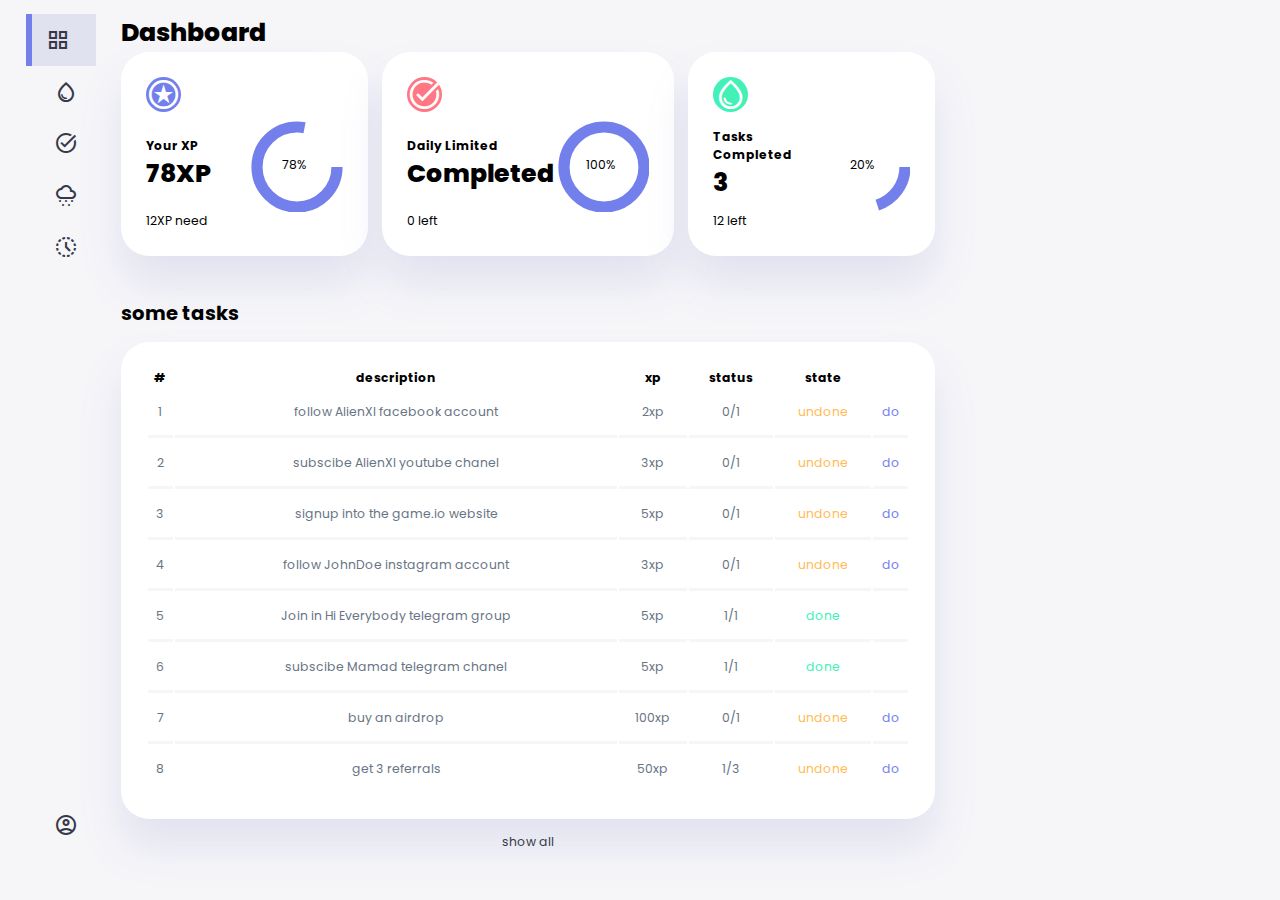
<file: Public/index.html>
<!DOCTYPE html>
<html lang="en">
<head>
    <meta charset="UTF-8">
    <meta http-equiv="X-UA-Compatible" content="IE=edge">
    <meta name="viewport" content="width=device-width, initial-scale=1.0">
    <link rel="stylesheet" href="./styles/style.css">
    <!-- material icons -->
    <link href="https://fonts.googleapis.com/icon?family=Material+Symbols+Sharp" rel="stylesheet">
    <title>FreeCoin - this website is not work</title>
</head>
<body>
    <div class="grid-container">
        <!-- left side bar -->
        <aside>
            <div class="top">
                <div class="logo">
                    <img src="./images/us-dollar-coin-color.svg" alt="FreeCoin">
                    <h1>Free <span class="danger">Coin</span></h1>
                </div>
                <span class="material-symbols-sharp">close</span>
            </div>
            <div class="sidebar">
                <a href="#" class="aside-item active">
                    <span class="material-symbols-sharp">grid_view</span>
                    <h2>Dashboard</h2>
                </a>
                <a href="#" class="aside-item">
                    <span class="material-symbols-sharp">water_drop</span>
                    <h2>limited</h2>
                </a>
                <a href="#" class="aside-item">
                    <span class="material-symbols-sharp">task_alt</span>
                    <h2>Tasks</h2>
                </a>
                <a href="#" class="aside-item">
                    <span class="material-symbols-sharp">cloudy_snowing</span>
                    <h2>AirDrops</h2>
                </a>
                <a href="#" class="aside-item">
                    <span class="material-symbols-sharp">history_toggle_off</span>
                    <h2>History</h2>
                </a>
                <a href="#" class="aside-item">
                    <span class="material-symbols-sharp">Account_circle</span>
                    <h2>Account</h2>
                </a>
            </div>
        </aside>
        <!-- end left side bar -->
        <!-- main content -->
        <main>
            <h1>Dashboard</h1>
            <!------------- start progress cards ------------>
            <section class="progrss-cards-container">
                <!-- card for show level of user -->
                <div class="card lvl-card">
                    <div class="top">
                        <span class="material-symbols-sharp">
                            stars
                        </span>
                    </div>     
                    <div class="middle">
                        <div class="left">
                            <h3>Your XP</h3>
                            <h1>78XP</h1>
                        </div>
                        <div class="right">
                            <svg height="100" width="100">
                                <circle cx="50" cy="50" r="40"stroke-dasharray="251" stroke-dashoffset="55.22" />
                            </svg>
                            <span>78%</span>
                        </div>
                    </div>
                    <div class="bottom">
                        <div class="muted-text">12XP need</div>
                    </div>
                </div>
                <!-- card for show Tasks completed -->
                <div class="card limited-card">
                    <div class="top">
                        <span class="material-symbols-sharp">task_alt</span>
                    </div>     
                    <div class="middle">
                        <div class="left">
                            <h3>Daily Limited</h3>
                            <h1>Completed</h1>
                        </div>
                        <div class="right">
                            <svg height="100" width="100">
                                <circle cx="50" cy="50" r="40"stroke-dasharray="251" stroke-dashoffset="0"/>
                            </svg>
                            <span>100%</span>
                        </div>
                    </div>
                    <div class="bottom">
                        <div class="muted-text">0 left</div>
                    </div>
                </div>
                <!-- card for show limited completed -->
                <div class="card tasks-card">
                    <div class="top">
                        <span class="material-symbols-sharp">water_drop</span>
                    </div>     
                    <div class="middle">
                        <div class="left">
                            <h3>Tasks Completed</h3>
                            <h1>3</h1>
                        </div>
                        <div class="right">
                            <svg height="100" width="100">
                                <circle cx="50" cy="50" r="40" stroke-dasharray="251" stroke-dashoffset="200.8" />
                            </svg>
                            <span>20%</span>
                        </div>
                    </div>
                    <div class="bottom">
                        <div class="muted-text">12 left</div>
                    </div>
                </div>
            </section>
            <!------------- End progress cards ------------>
            <section class="show-tasks">
                <h2>some tasks</h2>
                <!------------------------------- table for show some tasks --------------------->
                <table>
                    <thead>
                        <tr>
                            <th>#</th>
                            <th>description</th>
                            <th>xp</th>
                            <th>status</th>
                            <th>state</th>
                            <th></th>
                        </tr>
                    </thead>
                    <tbody>
                        <tr>
                            <td>1</td>
                            <td>follow AlienXI facebook account</td>
                            <td>2xp</td>
                            <td id="taskStatus">0/1</td>
                            <td id="taskState-undone">undone</td>
                            <td>
                            <a href="#" class="primary">do</a>
                            </td>
                        </tr>
                        <tr>
                            <td>2</td>
                            <td>subscibe AlienXI youtube chanel</td>
                            <td>3xp</td>
                            <td id="taskStatus">0/1</td>
                            <td id="taskState-undone">undone</td>
                            <td>
                            <a href="#" class="primary">do</a>
                            </td>
                        </tr>
                        <tr>
                            <td>3</td>
                            <td>signup into the game.io website</td>
                            <td>5xp</td>
                            <td id="taskStatus">0/1</td>
                            <td id="taskState-undone">undone</td>
                            <td>
                            <a href="#" class="primary">do</a>
                            </td>
                        </tr>
                        <tr>
                            <td>4</td>
                            <td>follow JohnDoe instagram account</td>
                            <td>3xp</td>
                            <td id="taskStatus">0/1</td>
                            <td id="taskState-undone">undone</td>
                            <td>
                            <a href="#" class="primary">do</a>
                            </td>
                        </tr>
                        <tr>
                            <td>5</td>
                            <td>Join in Hi Everybody telegram group</td>
                            <td>5xp</td>
                            <td id="taskStatus">1/1</td>
                            <td id="taskState-done">done</td>
                            <td>
                            </td>
                        </tr>
                        <tr>
                            <td>6</td>
                            <td>subscibe Mamad telegram chanel</td>
                            <td>5xp</td>
                            <td id="taskStatus">1/1</td>
                            <td id="taskState-done">done</td>
                            <td>
                            </td>
                        </tr>
                        <tr>
                            <td>7</td>
                            <td>buy an airdrop</td>
                            <td>100xp</td>
                            <td id="taskStatus">0/1</td>
                            <td id="taskState-undone">undone</td>
                            <td>
                            <a href="#" class="primary">do</a>
                            </td>
                        </tr>
                        <tr>
                            <td>8</td>
                            <td>get 3 referrals</td>
                            <td>50xp</td>
                            <td id="taskStatus">1/3</td>
                            <td id="taskState-undone">undone</td>
                            <td>
                            <a href="#" class="primary">do</a>
                            </td>
                        </tr>
                    </tbody>
                </table>
                <div class="bottom">
                    <a href="#">show all</a>
                </div>
                <!------------------------------- End table for show some tasks --------------------->
            </section>
        </main>
    </div>
</body>
</html>
</file>
<file: Public/styles/style.css>
@import url("https://fonts.googleapis.com/css2?family=Poppins:wght@300;400;500;600;700;800&display=swap");
a {
  color: #363949;
}

img {
  display: block;
  width: 100%;
}

h1 {
  font-weight: 800;
  font-size: 1.8rem;
}

h2 {
  font-size: 1.4rem;
}

h3 {
  font-size: 0.87rem;
}

h4 {
  font-size: 0.8rem;
}

h5 {
  font-size: 0.77rem;
}

small {
  font-size: 0.75rem;
}

.profile-photo {
  width: 2.8rem;
  height: 2.8rem;
  border-radius: 50%;
  overflow: hidden;
}

.text-muted {
  color: #7d8da1;
}

p {
  color: #677483;
}

span.bold {
  color: #363949;
}

.primary {
  color: #7380ec;
}

.danger {
  color: #ff7782;
}

.success {
  color: #41f1b6;
}

.warning {
  color: #ffbb55;
}

.text-link {
  color: #7380ec;
  transition: all 0.5s;
  font-weight: 900;
}
.text-link:hover {
  color: #363949;
}

.big-link {
  font-size: 1.5rem;
  transition: all 0.5s;
}
.big-link:hover {
  color: #7380ec;
}

* {
  margin: 0;
  padding: 0;
  box-sizing: border-box;
  outline: 0;
  appearance: none;
  border: 0;
  list-style: none;
  text-decoration: none;
}

html {
  font-size: 14px;
}

body {
  width: 100vw;
  height: 100vh;
  font-family: poppins, sans-serif;
  font-size: 0.88rem;
  background-color: #f6f6f9;
  overflow-x: hidden;
}

.grid-container {
  display: grid;
  width: 96%;
  height: 100%;
  margin: 0 auto;
  gap: 1.8rem;
  grid-template-columns: 18rem auto 23rem;
}
.grid-container aside {
  width: 100%;
  height: 100%;
}
.grid-container aside .top {
  display: flex;
  justify-content: space-between;
  align-items: center;
  margin: 1rem 0;
}
.grid-container aside .top .logo {
  display: flex;
}
.grid-container aside .top img {
  width: 2.7rem;
  margin-right: 5px;
}
.grid-container aside .top > span {
  display: none;
}
.grid-container aside .sidebar > a {
  display: flex;
  align-items: center;
  margin-left: 2rem;
  gap: 1rem;
  height: 3.7rem;
  transition: all 0.5s ease-in-out;
}
.grid-container aside .sidebar > a:hover {
  transform: translateX(3rem);
  color: #7380ec;
}
.grid-container aside .sidebar > a.active {
  margin-left: 0;
  background-color: rgba(132, 139, 200, 0.18);
}
.grid-container aside .sidebar > a.active::before {
  content: "";
  width: 6px;
  height: 100%;
  background-color: #7380ec;
}
.grid-container aside .sidebar > a:last-child {
  position: absolute;
  bottom: 3.5rem;
}
.grid-container main {
  margin-top: 1rem;
}
.grid-container main .progrss-cards-container {
  display: grid;
  grid-template-columns: repeat(3, 1fr);
  gap: 1rem;
}
.grid-container main .progrss-cards-container .card {
  background-color: #fff;
  border-radius: 2rem;
  box-shadow: 0 2rem 3rem rgba(132, 139, 200, 0.18);
  padding: 1.8rem;
  transition: all 0.5s;
}
.grid-container main .progrss-cards-container .card .top span {
  font-size: 2.5rem;
  color: #fff;
  border-radius: 50%;
}
.grid-container main .progrss-cards-container .card .middle {
  display: flex;
  align-items: center;
  justify-content: space-between;
}
.grid-container main .progrss-cards-container .card .middle .right {
  display: flex;
  justify-content: center;
  align-items: center;
  position: relative;
}
.grid-container main .progrss-cards-container .card .middle .right span {
  position: absolute;
}
.grid-container main .progrss-cards-container .card .middle .right svg {
  height: 6.8rem;
  width: 6.8rem;
}
.grid-container main .progrss-cards-container .card .middle .right svg circle {
  stroke: #7380ec;
  stroke-width: 0.8rem;
  fill: none;
}
.grid-container main .progrss-cards-container .card:hover {
  box-shadow: none;
}
.grid-container main .progrss-cards-container .card.lvl-card .top span {
  background-color: #7380ec;
}
.grid-container main .progrss-cards-container .card.limited-card .top span {
  background-color: #ff7782;
}
.grid-container main .progrss-cards-container .card.tasks-card .top span {
  background-color: #41f1b6;
}
.grid-container main .show-tasks {
  margin-top: 3rem;
}
.grid-container main .show-tasks table {
  margin-top: 1rem;
  background-color: #fff;
  border-radius: 2rem;
  box-shadow: 0 2rem 3rem rgba(132, 139, 200, 0.18);
  padding: 1.8rem;
  width: 100%;
  text-align: center;
}
.grid-container main .show-tasks table tbody tr td {
  color: #677483;
  padding: 1rem 0;
  border-bottom: 3px solid #f6f6f9;
}
.grid-container main .show-tasks table tbody tr td#taskState-undone {
  color: #ffbb55;
}
.grid-container main .show-tasks table tbody tr td#taskState-done {
  color: #41f1b6;
}
.grid-container main .show-tasks table tbody tr:last-child td {
  border-bottom: none;
}
.grid-container main .show-tasks .bottom {
  margin-top: 1rem;
  text-align: center;
}
.grid-container .right-sidebar {
  margin-top: 1rem;
}
.grid-container .right-sidebar .top {
  display: flex;
  align-items: center;
  justify-content: space-between;
}
.grid-container .right-sidebar .top #right-menu-btn {
  display: none;
}
.grid-container .right-sidebar .top .theme-toggler {
  display: flex;
  align-items: center;
  gap: 0.2rem;
  background-color: rgba(132, 139, 200, 0.18);
  border-radius: 0.4rem;
  cursor: pointer;
}
.grid-container .right-sidebar .top .theme-toggler .active {
  background-color: #7380ec;
  color: #fff;
  border-radius: 0.4rem;
}
.grid-container .right-sidebar .top .user-information {
  display: flex;
  gap: 0.5rem;
  align-items: center;
}
.grid-container .right-sidebar .top .user-information .right span {
  font-size: xx-large;
}
.grid-container .right-sidebar .recent-exchanges {
  margin-top: 1rem;
}
.grid-container .right-sidebar .recent-exchanges .exchanges-box {
  margin-top: 1rem;
  display: flex;
  flex-direction: column;
  gap: 1rem;
  background-color: white;
  border-radius: 2rem;
  padding: 1.8rem;
}
.grid-container .right-sidebar .recent-exchanges .exchanges-box .exchange-info {
  display: flex;
  justify-content: space-evenly;
  align-items: center;
}
.grid-container .right-sidebar .best-airdrops {
  margin-top: 2rem;
}
.grid-container .right-sidebar .best-airdrops .best-airdrops-box {
  margin-top: 1rem;
}
.grid-container .right-sidebar .best-airdrops .best-airdrops-box .airdrop-info {
  display: flex;
  align-items: center;
  justify-content: space-between;
  margin: 1rem 0;
  background-color: #fff;
  padding: 1.2rem;
  border-radius: 0.8rem;
  box-shadow: 0 2rem 3rem rgba(132, 139, 200, 0.18);
  transition: all 0.5s;
}
.grid-container .right-sidebar .best-airdrops .best-airdrops-box .airdrop-info #holders-number {
  position: relative;
}
.grid-container .right-sidebar .best-airdrops .best-airdrops-box .airdrop-info #holders-number > span {
  position: absolute;
  font-size: large;
}
.grid-container .right-sidebar .best-airdrops .best-airdrops-box .airdrop-info:hover {
  box-shadow: none;
}
.grid-container .right-sidebar .best-airdrops .bottom {
  text-align: center;
}

@media screen and (max-width: 1450px) {
  .grid-container {
    grid-template-columns: 5rem auto 21rem;
  }
  .grid-container aside .top {
    display: none;
  }
  .grid-container aside .sidebar {
    margin-top: 1rem;
  }
  .grid-container aside .sidebar a h2 {
    display: none;
  }
  .grid-container aside .sidebar a:hover {
    transform: translateX(0);
  }
}
@media screen and (max-width: 1200px) {
  .grid-container aside .sidebar {
    position: fixed;
  }
  .grid-container aside .sidebar a:last-child {
    position: static;
  }
  .grid-container main .progrss-cards-container {
    grid-template-columns: 1fr;
  }
  .grid-container main .show-tasks table thead th:first-child {
    display: none;
  }
  .grid-container main .show-tasks table tbody td:first-child {
    display: none;
  }
}
@media screen and (max-width: 900px) {
  .grid-container {
    grid-template-columns: 1fr;
  }
  .grid-container aside {
    transform: translateX(-100%);
  }
  .grid-container .right-sidebar .top {
    position: fixed;
    top: 0;
    left: 0;
    width: 100%;
    justify-content: space-between;
    background-color: #fff;
    box-shadow: 0rem 1px 10px rgba(132, 139, 200, 0.18);
  }
  .grid-container .right-sidebar .top #right-menu-btn {
    display: inline-block;
    background-color: transparent;
  }
}/*# sourceMappingURL=style.css.map */
</file>
